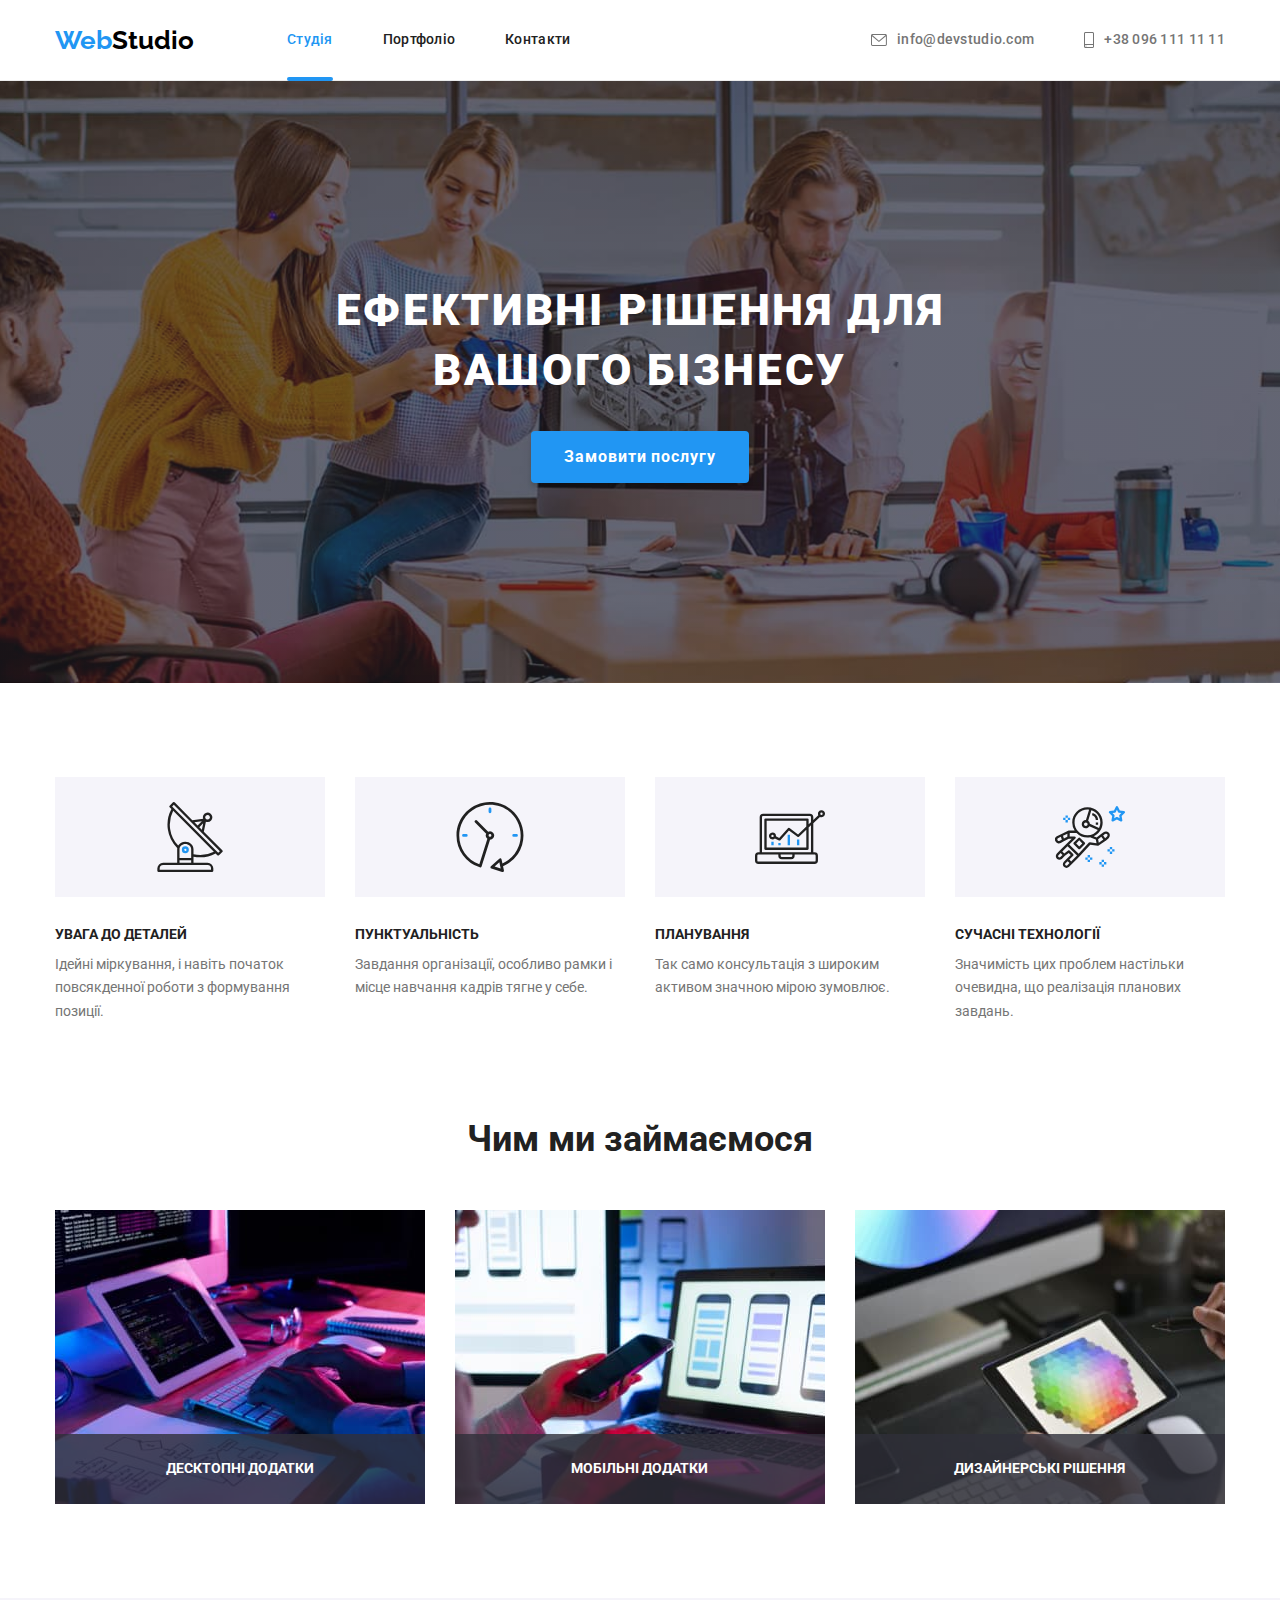
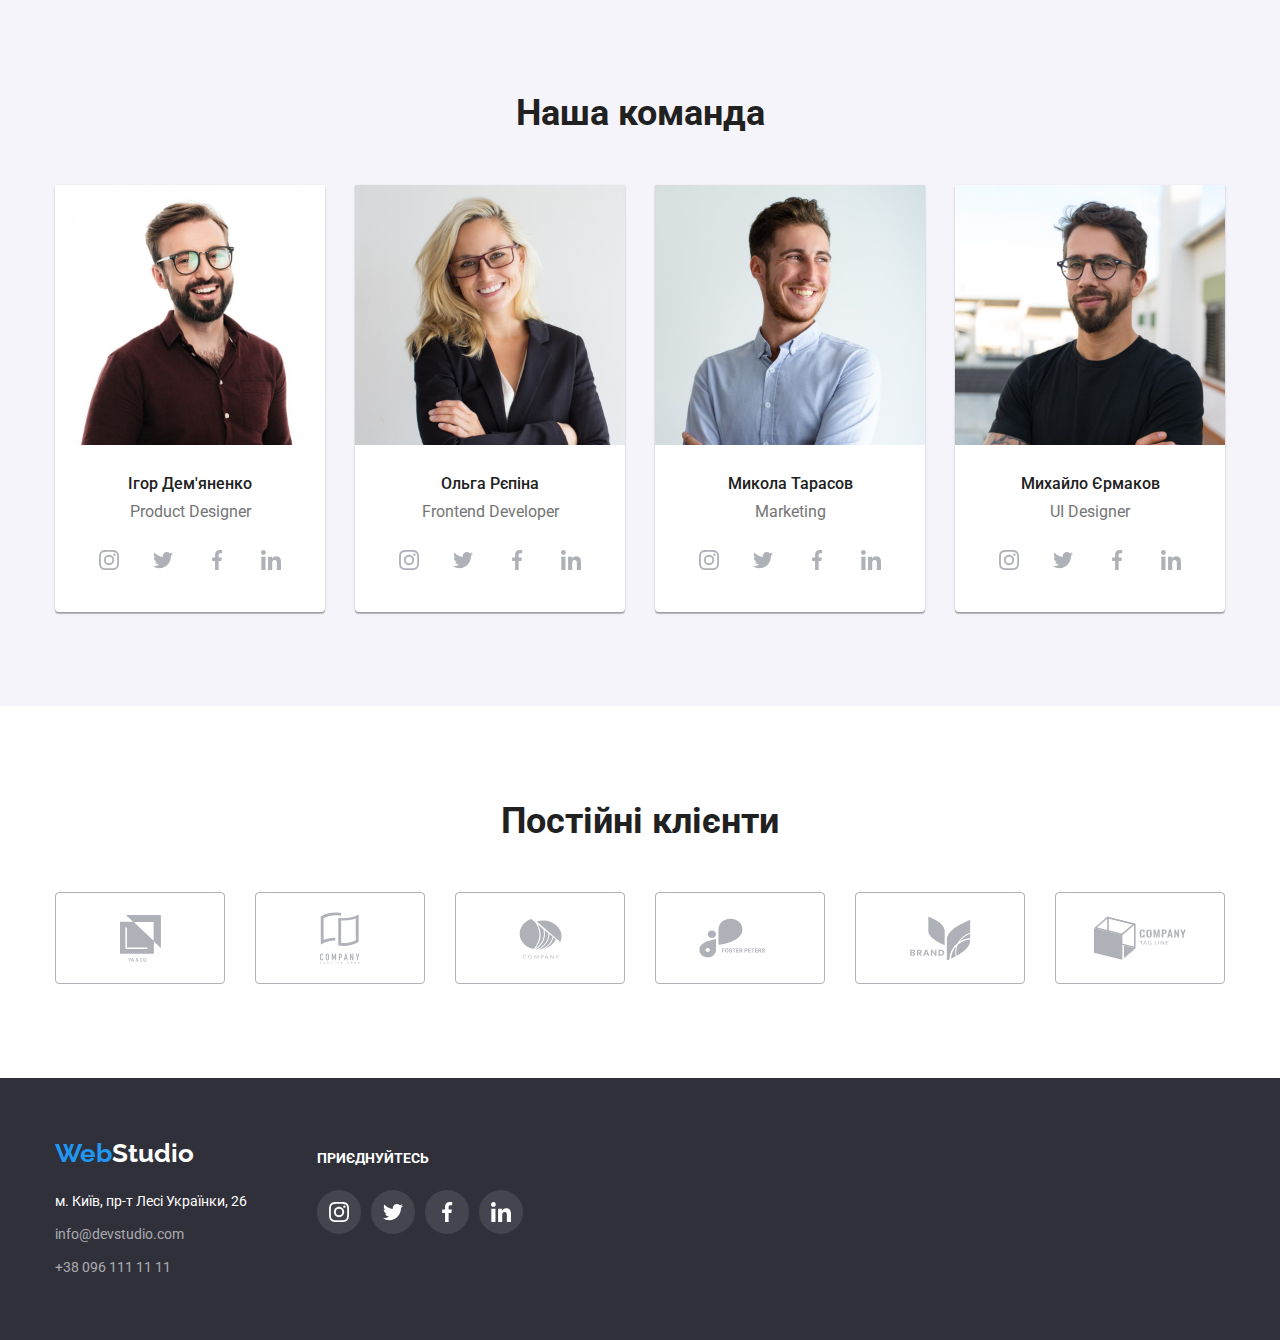
<file: index.html>
<!DOCTYPE html>
<html lang="uk">
  <head>
    <meta charset="UTF-8" />
    <meta http-equiv="X-UA-Compatible" content="IE=edge" />
    <meta name="viewport" content="width=device-width, initial-scale=1.0" />
    <title>Веб Студія</title>
    <link rel="preconnect" href="https://fonts.googleapis.com" />
    <link rel="preconnect" href="https://fonts.gstatic.com" crossorigin />
    <link
      href="https://fonts.googleapis.com/css2?family=Raleway:wght@700&family=Roboto:wght@400;500;700;900&display=swap"
      rel="stylesheet"
    />
    <link
      rel="stylesheet"
      href="https://cdnjs.cloudflare.com/ajax/libs/modern-normalize/1.1.0/modern-normalize.css"
      integrity="sha512-Y0MM+V6ymRKN2zStTqzQ227DWhhp4Mzdo6gnlRnuaNCbc+YN/ZH0sBCLTM4M0oSy9c9VKiCvd4Jk44aCLrNS5Q=="
      crossorigin="anonymous"
      referrerpolicy="no-referrer"
    />
    <link rel="stylesheet" href="./css/styles.css" />
  </head>
  <body>
    <!-- Шапка -->
    <header class="header">
      <div class="container nav-flex">
        <nav class="header-nav">
          <!-- Лого -->
          <a class="logo link" href="./index.html">
            Web<span class="logo-black">Studio</span>
          </a>
          <!-- Навигация -->
          <ul class="header-nav-list list">
            <li class="header-nav-item">
              <a class="header-nav-link link current" href="./index.html"
                >Студія</a
              >
            </li>

            <li class="header-nav-item">
              <a class="header-nav-link link" href="./portfolio.html"
                >Портфоліо</a
              >
            </li>

            <li class="header-nav-item">
              <a class="header-nav-link link" href="./index.html">Контакти</a>
            </li>
          </ul>
        </nav>
        <!-- Контакты -->
        <ul class="header-contact-list list">
          <li class="header-contact-item">
            <a
              class="header-contact-link link"
              href="mailto:info@devstudio.com"
            >
              <svg class="contact-icon" width="16" height="12">
                <use href="./images/iconsprite.svg#icon-mail"></use>
              </svg>
              info@devstudio.com</a
            >
          </li>
          <li class="header-contact-item">
            <a class="header-contact-link link" href="tel:+380961111111">
              <svg class="contact-icon" width="10" height="16">
                <use href="./images/iconsprite.svg#icon-smartphone"></use>
              </svg>
              +38 096 111 11 11</a
            >
          </li>
        </ul>
      </div>
    </header>

    <!-- Основной контент -->
    <main>
      <!-- Банер -->
      <section class="hero">
        <h1 class="hero-title">Ефективні рішення для вашого бізнесу</h1>
        <button class="hero-btn" type="button" data-modal-open>Замовити послугу</button>
      </section>

      <!-- Список приеимуществ -->
      <section class="features">
        <div class="container">
          <h2 class="hidden-title">Особливості</h2>
          <ul class="features-list list">
            <li class="features-item">
              <div class="features-icon-fon">
                <svg class="features-icon" width="70" height="70">
                  <use href="./images/iconsprite.svg#icon-antenna"></use>
                </svg>
              </div>

              <h3 class="features-title">увага до деталей</h3>
              <p class="features-text">
                Ідейні міркування, і навіть початок повсякденної роботи з
                формування позиції.
              </p>
            </li>
            <li class="features-item">
              <div class="features-icon-fon">
                <svg class="features-icon" width="70" height="70">
                  <use href="./images/iconsprite.svg#icon-clock"></use>
                </svg>
              </div>

              <h3 class="features-title">пунктуальність</h3>
              <p class="features-text">
                Завдання організації, особливо рамки і місце навчання кадрів
                тягне у себе.
              </p>
            </li>
            <li class="features-item">
              <div class="features-icon-fon">
                <svg class="features-icon" width="70" height="70">
                  <use href="./images/iconsprite.svg#icon-diagram"></use>
                </svg>
              </div>

              <h3 class="features-title">планування</h3>
              <p class="features-text">
                Так само консультація з широким активом значною мірою зумовлює.
              </p>
            </li>
            <li class="features-item">
              <div class="features-icon-fon">
                <svg class="features-icon" width="70" height="70">
                  <use href="./images/iconsprite.svg#icon-astronaut"></use>
                </svg>
              </div>

              <h3 class="features-title">сучасні технології</h3>
              <p class="features-text">
                Значимість цих проблем настільки очевидна, що реалізація
                планових завдань.
              </p>
            </li>
          </ul>
        </div>
      </section>

      <!-- Список занятий -->
      <section class="work-section">
        <div class="container">
          <h2 class="section-title">Чим ми займаємося</h2>
          <ul class="work-list list">
            <li class="work-item">
              <img
                src="./images/box1.jpeg"
                alt="Процес написання коду"
                width="370"
              />
              <p class="work-text">Десктопні додатки</p>
            </li>
            <li class="work-item">
              <img
                src="./images/box2.jpeg"
                alt="Створення та дизайн додатків"
                width="370"
              />
              <p class="work-text">Мобільні додатки</p>
            </li>
            <li class="work-item">
              <img
                src="./images/box3.jpeg"
                alt="Підбір колорістики"
                width="370"
              />
              <p class="work-text">Дизайнерські рішення</p>
            </li>
          </ul>
        </div>
      </section>

      <!-- Наша команда -->
      <section class="team-section">
        <div class="container">
          <h2 class="section-title">Наша команда</h2>
          <ul class="team-list list">
            <li class="team-item">
              <img src="./images/igor.jpeg" alt="Ігор" width="270" />
              <div class="team-workers">
                <h3 class="team-worker">Ігор Дем'яненко</h3>
                <p class="team-profession" lang="en">Product Designer</p>

                <ul class="team-social-list list">
                  <li class="team-social-item">
                    <a href="" class="team-social-link link">
                      <svg class="team-social-icon" width="20" height="20">
                        <use
                          href="./images/iconsprite.svg#icon-instagram"
                        ></use>
                      </svg>
                    </a>
                  </li>

                  <li class="team-social-item">
                    <a href="" class="team-social-link link">
                      <svg class="team-social-icon" width="20" height="20">
                        <use href="./images/iconsprite.svg#icon-twitter"></use>
                      </svg>
                    </a>
                  </li>

                  <li class="team-social-item">
                    <a href="" class="team-social-link link">
                      <svg class="team-social-icon" width="20" height="20">
                        <use href="./images/iconsprite.svg#icon-facebook"></use>
                      </svg>
                    </a>
                  </li>

                  <li class="team-social-item">
                    <a href="" class="team-social-link link">
                      <svg class="team-social-icon" width="20" height="20">
                        <use href="./images/iconsprite.svg#icon-linkedin"></use>
                      </svg>
                    </a>
                  </li>
                </ul>
              </div>
            </li>
            <li class="team-item">
              <img src="./images/olya.jpeg" alt="Ольга" width="270" />
              <div class="team-workers">
                <h3 class="team-worker">Ольга Рєпіна</h3>
                <p class="team-profession" lang="en">Frontend Developer</p>

                <ul class="team-social-list list">
                  <li class="team-social-item">
                    <a href="" class="team-social-link link">
                      <svg class="team-social-icon" width="20" height="20">
                        <use
                          href="./images/iconsprite.svg#icon-instagram"
                        ></use>
                      </svg>
                    </a>
                  </li>

                  <li class="team-social-item">
                    <a href="" class="team-social-link link">
                      <svg class="team-social-icon" width="20" height="20">
                        <use href="./images/iconsprite.svg#icon-twitter"></use>
                      </svg>
                    </a>
                  </li>

                  <li class="team-social-item">
                    <a href="" class="team-social-link link">
                      <svg class="team-social-icon" width="20" height="20">
                        <use href="./images/iconsprite.svg#icon-facebook"></use>
                      </svg>
                    </a>
                  </li>

                  <li class="team-social-item">
                    <a href="" class="team-social-link link">
                      <svg class="team-social-icon" width="20" height="20">
                        <use href="./images/iconsprite.svg#icon-linkedin"></use>
                      </svg>
                    </a>
                  </li>
                </ul>
              </div>
            </li>
            <li class="team-item">
              <img src="./images/kolya.jpeg" alt="Микола" width="270" />
              <div class="team-workers">
                <h3 class="team-worker">Микола Тарасов</h3>
                <p class="team-profession" lang="en">Marketing</p>

                <ul class="team-social-list list">
                  <li class="team-social-item">
                    <a href="" class="team-social-link link">
                      <svg class="team-social-icon" width="20" height="20">
                        <use
                          href="./images/iconsprite.svg#icon-instagram"
                        ></use>
                      </svg>
                    </a>
                  </li>

                  <li class="team-social-item">
                    <a href="" class="team-social-link link">
                      <svg class="team-social-icon" width="20" height="20">
                        <use href="./images/iconsprite.svg#icon-twitter"></use>
                      </svg>
                    </a>
                  </li>

                  <li class="team-social-item">
                    <a href="" class="team-social-link link">
                      <svg class="team-social-icon" width="20" height="20">
                        <use href="./images/iconsprite.svg#icon-facebook"></use>
                      </svg>
                    </a>
                  </li>

                  <li class="team-social-item">
                    <a href="" class="team-social-link link">
                      <svg class="team-social-icon" width="20" height="20">
                        <use href="./images/iconsprite.svg#icon-linkedin"></use>
                      </svg>
                    </a>
                  </li>
                </ul>
              </div>
            </li>
            <li class="team-item">
              <img src="./images/misha.jpeg" alt="Михайло" width="270" />
              <div class="team-workers">
                <h3 class="team-worker">Михайло Єрмаков</h3>
                <p class="team-profession" lang="en">UI Designer</p>

                <ul class="team-social-list list">
                  <li class="team-social-item">
                    <a href="" class="team-social-link link">
                      <svg class="team-social-icon" width="20" height="20">
                        <use
                          href="./images/iconsprite.svg#icon-instagram"
                        ></use>
                      </svg>
                    </a>
                  </li>

                  <li class="team-social-item">
                    <a href="" class="team-social-link link">
                      <svg class="team-social-icon" width="20" height="20">
                        <use href="./images/iconsprite.svg#icon-twitter"></use>
                      </svg>
                    </a>
                  </li>

                  <li class="team-social-item">
                    <a href="" class="team-social-link link">
                      <svg class="team-social-icon" width="20" height="20">
                        <use href="./images/iconsprite.svg#icon-facebook"></use>
                      </svg>
                    </a>
                  </li>

                  <li class="team-social-item">
                    <a href="" class="team-social-link link">
                      <svg class="team-social-icon" width="20" height="20">
                        <use href="./images/iconsprite.svg#icon-linkedin"></use>
                      </svg>
                    </a>
                  </li>
                </ul>
              </div>
            </li>
          </ul>
        </div>
      </section>

      <!-- Клиенты -->
      <section class="client-section">
        <div class="container">
          <h2 class="client-title">Постійні клієнти</h2>
          <ul class="client-list list">
            <li class="client-item">
              <a class="client-link link" href="">
                <svg class="client-icon" width="41" height="47">
                  <use href="./images/iconsprite.svg#icon-client1"></use>
                </svg>
              </a>
            </li>

            <li class="client-item">
              <a class="client-link link" href="">
                <svg class="client-icon" width="40" height="52">
                  <use href="./images/iconsprite.svg#icon-client2"></use>
                </svg>
              </a>
            </li>

            <li class="client-item">
              <a class="client-link link" href="">
                <svg class="client-icon" width="43" height="41">
                  <use href="./images/iconsprite.svg#icon-client3"></use>
                </svg>
              </a>
            </li>

            <li class="client-item">
              <a class="client-link link" href="">
                <svg class="client-icon" width="84" height="40">
                  <use href="./images/iconsprite.svg#icon-client4"></use>
                </svg>
              </a>
            </li>

            <li class="client-item">
              <a class="client-link link" href="">
                <svg class="client-icon" width="63" height="45">
                  <use href="./images/iconsprite.svg#icon-client5"></use>
                </svg>
              </a>
            </li>

            <li class="client-item">
              <a class="client-link link" href="">
                <svg class="client-icon" width="94" height="44">
                  <use href="./images/iconsprite.svg#icon-client6"></use>
                </svg>
              </a>
            </li>
          </ul>
        </div>
      </section>
    </main>

    <!-- Подвал -->
    <footer class="footer">
      <div class="container">
        <div class="footer-flex">
          <div class="footer-contacts-flex">
            <a class="logo link" href="./index.html">
              Web<span class="logo-white">Studio</span>
            </a>
            <!-- Контакты -->
            <address class="footer-contacts">
              <ul class="footer-contact-list list">
                <li class="footer-contact-item">
                  <a
                    class="footer-contact-link address link"
                    href="https://goo.gl/maps/vBp6YSZijUW81bZh8 "
                    target="_blank"
                    rel="noreferrer noopener"
                    >м. Київ, пр-т Лесі Українки, 26</a
                  >
                </li>
                <li class="footer-contact-item">
                  <a
                    class="footer-contact-link link"
                    href="mailto:info@devstudio.com"
                    >info@devstudio.com</a
                  >
                </li>
                <li class="footer-contact-item">
                  <a class="footer-contact-link link" href="tel:+380961111111"
                    >+38 096 111 11 11</a
                  >
                </li>
              </ul>
            </address>
          </div>

          <div class="footer-social-flex">
            <p class="footer-social-text">приєднуйтесь</p>
            <ul class="footer-social-list list">
              <li class="footer-social-item">
                <a class="footer-social-link" href="">
                  <svg class="footer-social-icon" width="20" height="20">
                    <use href="./images/iconsprite.svg#icon-instagram"></use>
                  </svg>
                </a>
              </li>

              <li class="footer-social-item">
                <a class="footer-social-link" href="">
                  <svg class="footer-social-icon" width="20" height="20">
                    <use href="./images/iconsprite.svg#icon-twitter"></use>
                  </svg>
                </a>
              </li>

              <li class="footer-social-item">
                <a class="footer-social-link" href="">
                  <svg class="footer-social-icon" width="20" height="20">
                    <use href="./images/iconsprite.svg#icon-facebook"></use>
                  </svg>
                </a>
              </li>

              <li class="footer-social-item">
                <a class="footer-social-link" href="">
                  <svg class="footer-social-icon" width="20" height="20">
                    <use href="./images/iconsprite.svg#icon-linkedin"></use>
                  </svg>
                </a>
              </li>
            </ul>
          </div>
        </div>
      </div>
    </footer>

    <div class="backdrop is-hidden" data-modal>
      <div class="modal">
          <button type="button" class="close-btn" data-modal-close>
            <svg class="" width="11" height="11">
              <use href="./images/iconsprite.svg#icon-cross"></use>
            </svg>
          </button>
      </div>
    </div>
    <script src="./js/modal.js"></script>
  </body>
</html>
</file>
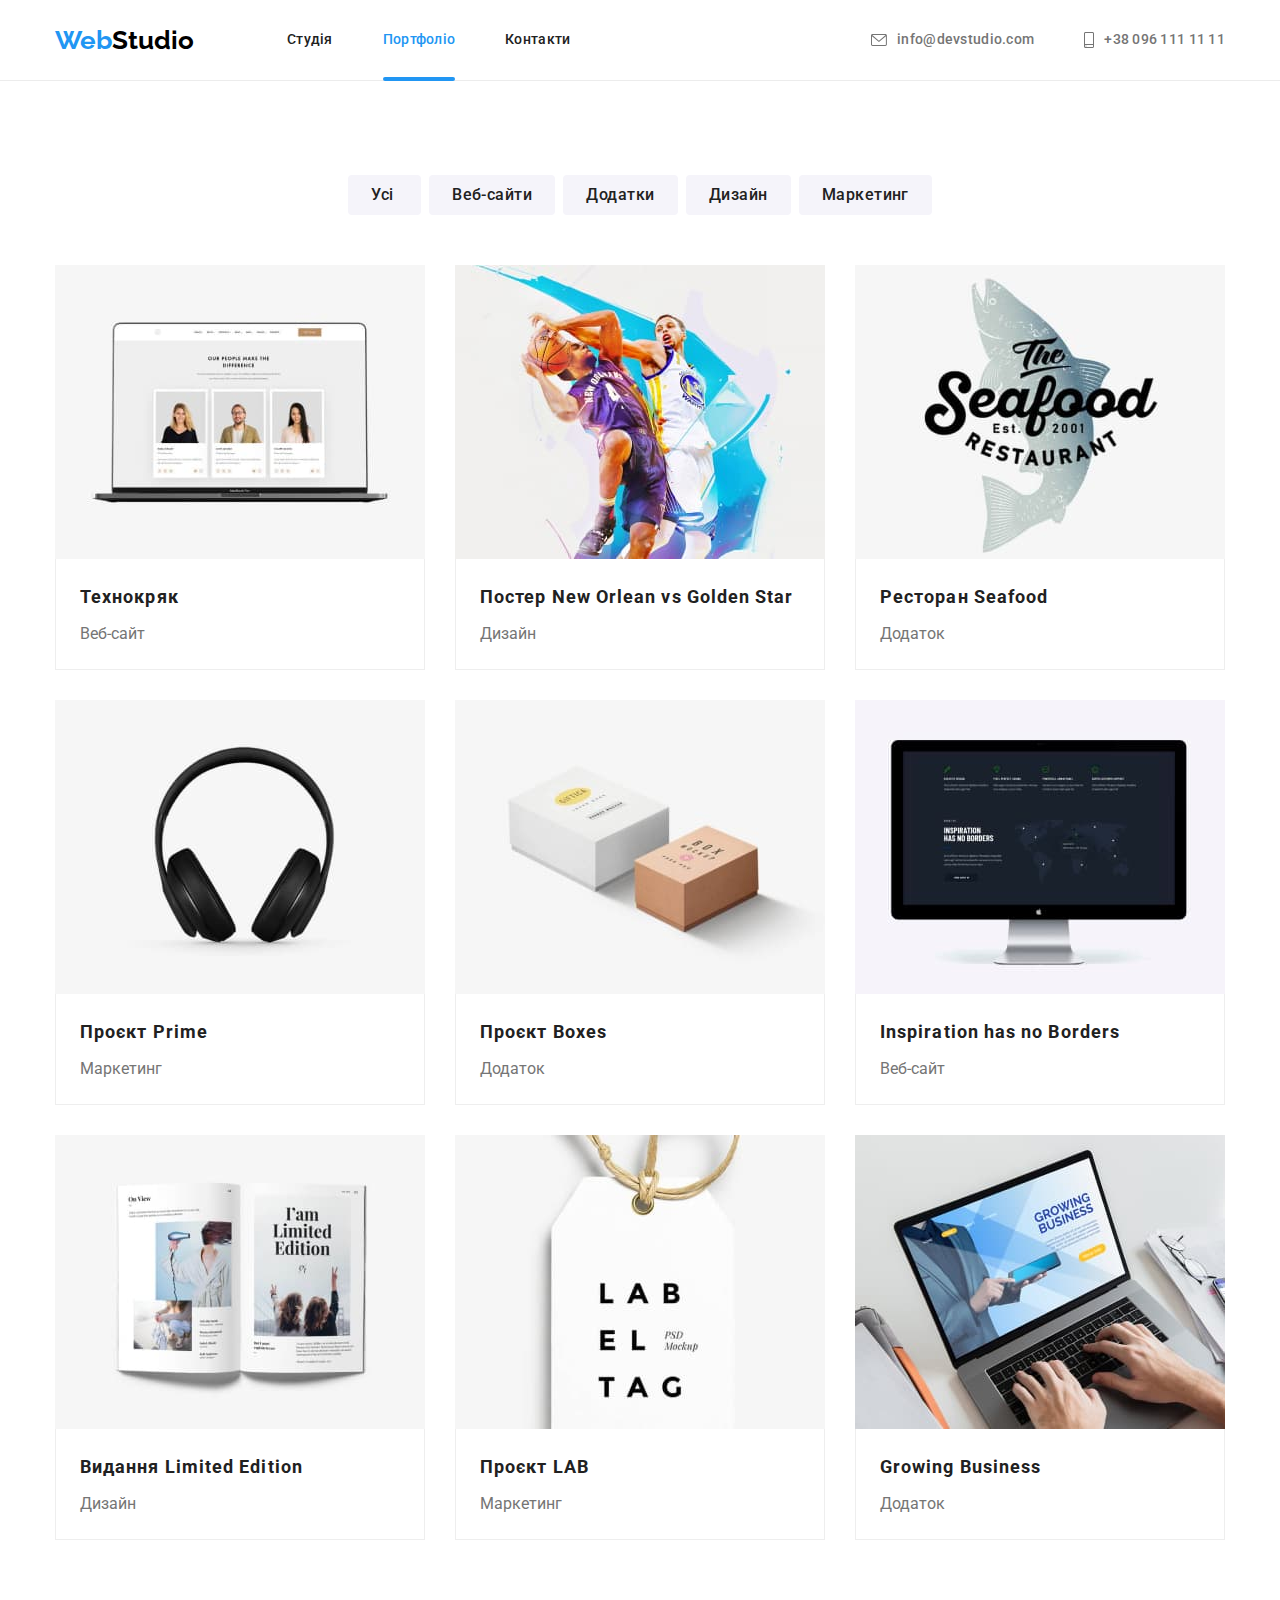
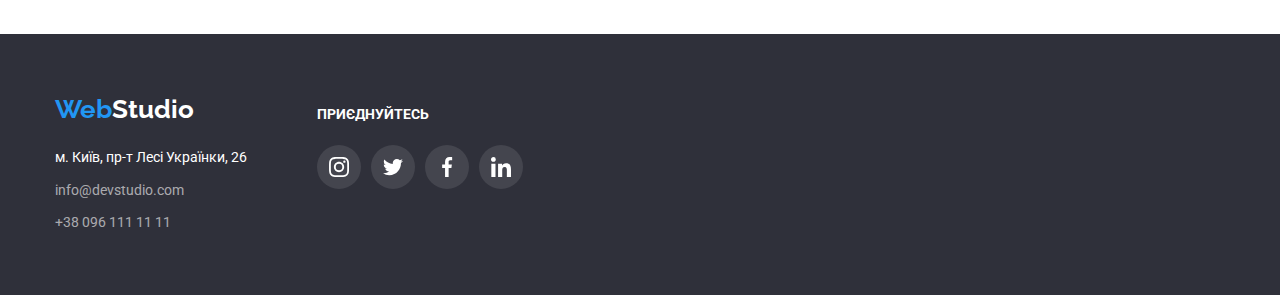
<file: portfolio.html>
<!DOCTYPE html>
<html lang="uk">
  <head>
    <meta charset="UTF-8">
    <meta http-equiv="X-UA-Compatible" content="IE=edge">
    <meta name="viewport" content="width=device-width, initial-scale=1.0">
    <title>Веб Студія</title>
    <link rel="preconnect" href="https://fonts.googleapis.com">
    <link rel="preconnect" href="https://fonts.gstatic.com" crossorigin>
    <link href="https://fonts.googleapis.com/css2?family=Raleway:wght@700&family=Roboto:wght@400;500;700;900&display=swap" rel="stylesheet">
    <link rel="stylesheet" href="https://cdnjs.cloudflare.com/ajax/libs/modern-normalize/1.1.0/modern-normalize.css" integrity="sha512-Y0MM+V6ymRKN2zStTqzQ227DWhhp4Mzdo6gnlRnuaNCbc+YN/ZH0sBCLTM4M0oSy9c9VKiCvd4Jk44aCLrNS5Q==" crossorigin="anonymous" referrerpolicy="no-referrer" />
    <link rel="stylesheet" href="./css/styles.css">
  </head>
  <body>

    <!-- Шапка -->
    <header class="header">
      <div class="container nav-flex">
        <nav class="header-nav">
          <!-- Лого -->
          <a class="logo link" href="./index.html">
            Web<span class="logo-black">Studio</span>
          </a>
          <!-- Навигация -->
          <ul class="header-nav-list list">
            <li class="header-nav-item">
              <a class="header-nav-link link" href="./index.html">Студія</a>
            </li>
            <li class="header-nav-item">
              <a class="header-nav-link link current" href="./portfolio.html">Портфоліо</a>
            </li>
            <li class="header-nav-item">
              <a class="header-nav-link link" href="./index.html">Контакти</a>
            </li>
          </ul>
        </nav>
        <!-- Контакты -->
        <ul class="header-contact-list list">
          <li class="header-contact-item">
            <a class="header-contact-link link"      href="mailto:info@devstudio.com">
              <svg class="contact-icon" width="16" height="12">
                <use href="./images/iconsprite.svg#icon-mail"></use>
              </svg>
              info@devstudio.com
            </a>
          </li>
          <li class="header-contact-item">
            <a class="header-contact-link link" href="tel:+380961111111">
            <svg class="contact-icon" width="10"    height="16">
              <use href="./images/iconsprite.svg#icon-smartphone"></use>
            </svg>
            +38 096 111 11 11</a>
          </li>
        </ul>
      </div>
    </header>

    <!-- Примеры работ -->
    <main>
      <section class="portfolio-section">
        <div class="container">
          <h1 hidden>Приклади робіт</h1>
          <ul class="portfolio-btn-list list">
            <li class="portfolio-btn-item">
              <button class="portfolio-btn" type="button">Усі</button>
            </li>
            <li class="portfolio-btn-item">
              <button class="portfolio-btn" type="button">Веб-сайти</button>
            </li>
            <li class="portfolio-btn-item">
              <button class="portfolio-btn" type="button">Додатки</button>
            </li>
            <li class="portfolio-btn-item">
              <button class="portfolio-btn" type="button">Дизайн</button>
            </li>
            <li class="portfolio-btn-item">
              <button class="portfolio-btn" type="button">Маркетинг</button>
            </li>
          </ul>
        </div>
      

      <!-- Портфолио примеров работ -->
      <div class="container">
        <ul class="portfolio-list list">
          <li class="portfolio-item">
            <a class="link" href="">
              <div class="portfolio-description">
                <img src="./images/websait.jpeg" alt="вебсайт" width="370">
                <div class="portfolio-overlay">
                  <p class="portfolio-description-text">
                    Ресурс пропонує комплексні пропозиції з різним рівнем функціоналу та сервісів. Все це дозволить відвідувачу отримати вичерпні відомості про компанію чи приватну особу.
                  </p>
                </div>
              </div>
              <div class="portfolio-border">
                <h2 class="portfolio-list-title">Технокряк</h2>
                <p class="portfolio-list-text">Веб-сайт</p> 
              </div>
            </a>
          </li>
          <li class="portfolio-item">
            <a class="link" href="">
              <div class="portfolio-description">
                <img src="./images/basketsport.jpeg" alt="постер" width="370">
                <div class="portfolio-overlay">
                  <p class="portfolio-description-text">
                    Ресурс пропонує комплексні пропозиції з різним рівнем функціоналу та сервісів. Все це дозволить відвідувачу отримати вичерпні відомості про компанію чи приватну особу.
                  </p>
                </div>
              </div>
              <div class="portfolio-border">
                <h2 class="portfolio-list-title">Постер New Orlean vs Golden Star</h2>
                <p class="portfolio-list-text">Дизайн</p>
              </div>
            </a>
          </li>
          <li class="portfolio-item">
            <a class="link" href="">
              <div class="portfolio-description">
                <img src="./images/seafood.jpeg" alt="додаток ресторан" width="370">
                <div class="portfolio-overlay">
                  <p class="portfolio-description-text">
                    Ресурс пропонує комплексні пропозиції з різним рівнем функціоналу та сервісів. Все це дозволить відвідувачу отримати вичерпні відомості про компанію чи приватну особу.
                  </p>
                </div>
              </div>
              <div class="portfolio-border">
                <h2 class="portfolio-list-title">Ресторан Seafood</h2>
                <p class="portfolio-list-text">Додаток</p>
              </div>
            </a>
          </li>
          <li class="portfolio-item">
            <a class="link" href="">
              <div class="portfolio-description">
                <img src="./images/headphones.jpeg" alt="навушники" width="370">
                <div class="portfolio-overlay">
                  <p class="portfolio-description-text">
                    Ресурс пропонує комплексні пропозиції з різним рівнем функціоналу та сервісів. Все це дозволить відвідувачу отримати вичерпні відомості про компанію чи приватну особу.
                  </p>
                </div>
              </div>
              <div class="portfolio-border">
                <h2 class="portfolio-list-title">Проєкт Prime</h2>
                <p class="portfolio-list-text">Маркетинг</p>
              </div>
            </a>
          </li>
          <li class="portfolio-item">
            <a class="link" href="">
              <div class="portfolio-description">
                <img src="./images/box.jpeg" alt="коробки" width="370">
                <div class="portfolio-overlay">
                  <p class="portfolio-description-text">
                    Ресурс пропонує комплексні пропозиції з різним рівнем функціоналу та сервісів. Все це дозволить відвідувачу отримати вичерпні відомості про компанію чи приватну особу.
                  </p>
                </div>
              </div>
              <div class="portfolio-border">
                <h2 class="portfolio-list-title">Проєкт Boxes</h2>
                <p class="portfolio-list-text">Додаток</p>
              </div>
            </a>
          </li>
          <li class="portfolio-item">
            <a class="link" href="">
              <div class="portfolio-description">
                <img src="./images/mac.jpeg" alt="макентош" width="370">
                <div class="portfolio-overlay">
                  <p class="portfolio-description-text">
                    Ресурс пропонує комплексні пропозиції з різним рівнем функціоналу та сервісів. Все це дозволить відвідувачу отримати вичерпні відомості про компанію чи приватну особу.
                  </p>
                </div>
              </div>
              <div class="portfolio-border">
                <h2 class="portfolio-list-title">Inspiration has no Borders</h2>
                <p class="portfolio-list-text">Веб-сайт</p>
              </div>
            </a>
          </li>
          <li class="portfolio-item">
            <a class="link" href="">
              <div class="portfolio-description">
                <img src="./images/book.jpeg" alt="книга" width="370">
                <div class="portfolio-overlay">
                  <p class="portfolio-description-text">
                    Ресурс пропонує комплексні пропозиції з різним рівнем функціоналу та сервісів. Все це дозволить відвідувачу отримати вичерпні відомості про компанію чи приватну особу.
                  </p>
                </div>
              </div>
              <div class="portfolio-border">
                <h2 class="portfolio-list-title"> Видання Limited Edition</h2>
                <p class="portfolio-list-text">Дизайн</p>
              </div>
            </a>
          </li>
          <li class="portfolio-item">
            <a class="link" href="">
              <div class="portfolio-description">
                <img src="./images/lab.jpeg" alt="лейба" width="370">
                <div class="portfolio-overlay">
                  <p class="portfolio-description-text">
                    Ресурс пропонує комплексні пропозиції з різним рівнем функціоналу та сервісів. Все це дозволить відвідувачу отримати вичерпні відомості про компанію чи приватну особу.
                  </p>
                </div>
              </div>
              <div class="portfolio-border">
                <h2 class="portfolio-list-title">Проєкт LAB</h2>
                <p class="portfolio-list-text">Маркетинг</p>
              </div>
            </a>
          </li>
          <li class="portfolio-item border">
            <a class="link" href="">
              <div class="portfolio-description">
                <img src="./images/macpro.jpeg" alt="макбук" width="370">
                <div class="portfolio-overlay">
                  <p class="portfolio-description-text">
                    Ресурс пропонує комплексні пропозиції з різним рівнем функціоналу та сервісів. Все це дозволить відвідувачу отримати вичерпні відомості про компанію чи приватну особу.
                  </p>
                </div>
              </div>
              <div class="portfolio-border">
                <h2 class="portfolio-list-title">Growing Business</h2>
                <p class="portfolio-list-text">Додаток</p>
              </div>
            </a>
          </li>
        </ul>
      </div>
      
      </section>
    </main>
    <!-- Подвал -->
    <footer class="footer">
      <div class="container">
        <div class="footer-flex">
          <div class="footer-contacts-flex">
            <a class="logo link" href="./index.html">
              Web<span class="logo-white">Studio</span>
            </a>
            <!-- Контакты -->
            <address class="footer-contacts">
              <ul class="footer-contact-list list">
                <li class="footer-contact-item">
                  <a
                    class="footer-contact-link address link"
                    href="https://goo.gl/maps/vBp6YSZijUW81bZh8 "
                    target="_blank"
                    rel="noreferrer noopener"
                    >м. Київ, пр-т Лесі Українки, 26</a
                  >
                </li>
                <li class="footer-contact-item">
                  <a
                    class="footer-contact-link link"
                    href="mailto:info@devstudio.com"
                    >info@devstudio.com</a
                  >
                </li>
                <li class="footer-contact-item">
                  <a class="footer-contact-link link" href="tel:+380961111111"
                    >+38 096 111 11 11</a
                  >
                </li>
              </ul>
            </address>
          </div>

          <div class="footer-social-flex">
            <p class="footer-social-text">приєднуйтесь</p>
            <ul class="footer-social-list list">
              <li class="footer-social-item">
                <a class="footer-social-link" href="">
                  <svg class="footer-social-icon" width="20" height="20">
                    <use href="./images/iconsprite.svg#icon-instagram"></use>
                  </svg>
                </a>
              </li>

              <li class="footer-social-item">
                <a class="footer-social-link" href="">
                  <svg class="footer-social-icon" width="20" height="20">
                    <use href="./images/iconsprite.svg#icon-twitter"></use>
                  </svg>
                </a>
              </li>

              <li class="footer-social-item">
                <a class="footer-social-link" href="">
                  <svg class="footer-social-icon" width="20" height="20">
                    <use href="./images/iconsprite.svg#icon-facebook"></use>
                  </svg>
                </a>
              </li>

              <li class="footer-social-item">
                <a class="footer-social-link" href="">
                  <svg class="footer-social-icon" width="20" height="20">
                    <use href="./images/iconsprite.svg#icon-linkedin"></use>
                  </svg>
                </a>
              </li>
            </ul>
          </div>
        </div>
      </div>
    </footer>
  </body>
</html>
</file>
<file: css/styles.css>
:root {
  --primary-text-color: #212121;
  --secondary-text-color: #757575;
  --accent-color: #2196f3;
  --black-logo-color: #000000;
  --footer-text-color: rgba(255, 255, 255, 0.6);
  --white-back-text-color: #ffffff;
  --hero-background-color: #2f303a;
  --team-background-color: #f5f4fa;
}

*,
*::before,
*::after {
  box-sizing: border-box;
}

body {
  color:var(--primary-text-color);
  background-color: var(--white-back-text-color);
  font-family: 'Roboto', sans-serif;
  font-size: 14px;
  line-height: 1.71;
}

/* ~~~~~~~~~Убираем точки списков~~~~~~~~ */
.list {
  list-style: none;
}

/* ~~~~~~~~Убираем подчеркивание ссылок~~~~~~~~ */
.link {
  text-decoration: none;
}

/* ~~~~~глобальный сброс margin, padding~~~~~ */
h1,
h2,
h3,
p,
ul {
  margin: 0;
  padding: 0;
}

.container {
  width: 1200px;
  margin-left: auto;
  margin-right: auto;
  padding-left: 15px;
  padding-right: 15px;
  /* outline: 2px solid red; */
}

img {
  display: block;
}

/* Прячемо заголовок */
.hidden-title {
	position: absolute;
	width: 1px;
	height: 1px;
	margin: -1px;
	border: 0;
	padding: 0;
	white-space: nowrap;
	clip-path: inset(100%);
	clip: rect(0 0 0 0);
	overflow: hidden;
}

 
/* ~~~~~~~ШАПКА~~~~~~~ */
.logo {
  font-family: 'Raleway', sans-serif;
  font-weight: 700;
  font-size: 26px;
  line-height: 1.19;
  align-items: center;
  text-align: center;
  color: var(--accent-color)
}

.logo-black {
  color: var(--black-logo-color);
}

.header {
  border-bottom: 1px solid #ECECEC;
}

.nav-flex {
  display: flex;
  align-items: center;
}

.header-nav {
  display: flex;
  align-items: center;
}

.header-nav-list {
  display: flex;
  margin-left: 93px;
  gap: 50px;
}

/* .header-nav-item {
  width: calc((100% - 100px) / 3); */

/* .header-nav-item:not(:last-child) {
  margin-right: 50px;
} */

.header-nav-link {
  display: block;
  padding-bottom: 32px;
  padding-top: 32px;

  font-weight: 500;
  line-height: 1.14;
  letter-spacing: 0.02em;
  position: relative;
  transition: color 250ms cubic-bezier(0.4, 0, 0.2, 1);
  color: var(--primary-text-color);
}

.header-contact-list {
display: flex;
margin-left: auto;
}

.header-contact-item + .header-contact-item{
  margin-left: 50px;
}

.header-contact-link {
  display: inline-flex;
  padding: 32px 0px 32px;
  align-items: center;
  
  font-weight: 500;
  line-height: 1.14;
  letter-spacing: 0.02em;
  transition: color 250ms cubic-bezier(0.4, 0, 0.2, 1);
  color: var(--secondary-text-color);
}

.contact-icon {
  margin-right: 10px;
  fill: currentColor;
}

.header-contact-link:focus .contact-icon,
.header-contact-link:hover .contact-icon {
  fill: var(--accent-color);
}



.header-nav-link:hover,
.header-nav-link:focus,
.header-contact-link:hover,
.header-contact-link:focus {
  color: var(--accent-color);
  
}

.header-nav-link.current {
  color: var(--accent-color);
}

.header-nav-link.current::after { 
  position: absolute;
  display: block;
  content: '';
  width: 100%;
  height: 4px;
  border-radius: 2px;
  bottom: -1px;
  background-color:var(--accent-color)
}

/* ~~~~~~~~ГЕРОЙ~~~~~~~~~ */
.hero {
  padding-top: 200px;
  padding-bottom: 200px;
  text-align: center;
  max-width: 1600px;
  min-height: 600px;
  margin-left: auto;
  margin-right: auto;
  background-image: linear-gradient(
    to right,
    rgba(47, 48, 58, 0.4),
    rgba(47, 48, 58, 0.4)
    ),
    url(../images/fon-hero.jpeg);
  background-repeat: no-repeat;
  background-position: center;
  background-size: cover;
  background-color: var(--hero-background-color);
}

.hero-title {
  margin-bottom: 30px;
  margin-left: auto;
  margin-right: auto;
  max-width: 696px;

  font-weight: 900;
  font-size: 44px;
  line-height: 1.36;
  text-align: center;
  letter-spacing: 0.06em;
  text-transform: uppercase;
  color: var(--white-back-text-color);
}

.hero-btn {
  display: inline-block;
  min-width: 200px;
  padding: 10px 32px;
  border: 1px solid transparent;
  border-radius: 4px;
  box-shadow: 0px 4px 4px rgba(0, 0, 0, 0.15);
  align-items: center;
  text-align: center;
  cursor: pointer;
  font-weight: 700;
  font-size: 16px;
  line-height: 1.87;
  letter-spacing: 0.06em;
  transition: background-color 250ms cubic-bezier(0.4, 0, 0.2, 1),
    color 250ms cubic-bezier(0.4, 0, 0.2, 1);
  background-color: var(--accent-color);
  color: var(--white-back-text-color);
}

.hero-btn:hover,
.hero-btn:focus {
  background-color: var(--white-back-text-color);
  color: var(--accent-color);
}

/* ~~~~~~СПИСОК ПЕРЕВАГ~~~~~~ */
.features-list {
display: flex;
gap: 30px;
}

.features-item {
  width: calc((100% - 90px) / 4);
}

.features {
  padding-top: 94px;
  padding-bottom: 94px;
}

/* .features-item:not(:last-child):not(:last-child) {
  margin-right: 30px;
  max-width: 270px;
} */

.features-title {
  margin-bottom: 10px;
  font-size: 14px;
  line-height: 1.14;
  text-transform: uppercase;
}

.features-text {
  color: var(--secondary-text-color);
}

.features-icon-fon {
  display: flex;
  width: 270px;
  height: 120px;
  align-items: center;
  justify-content: center;
  flex-direction: column;
  margin-bottom: 30px;

  background-color: var(--team-background-color);
}

/* ~~~~~~~~СПИСОК ЗАНЯТЬ~~~~~~~~ */
.section-title {
  margin-bottom: 50px;
  text-align: center;
  font-size: 36px;
  line-height: 1.17;
  color: var(--primary-text-color);
}

.work-list {
  display: flex;
  gap: 30px;
}

.work-item {
  position: relative;
  width: calc((100% - 60px) / 3);
}

/* .work-item:not(:last-child) {
  margin-right: 30px;
} */

.work-section {
  padding-bottom: 94px;
}

.work-text {
  width: 100%;
  position: absolute;
  bottom: 0;
  left: 0;
  padding: 27px 0px;
  font-weight: bold;
  line-height: 1.14;
  text-align: center;
  text-transform: uppercase;
  color: var(--white-back-text-color);
  background-color: rgba(47, 48, 58, 0.8);
}

/* ~~~~~~~~НАША КОМАНДА~~~~~~~~ */
.team-section {
  padding-top: 94px;
  padding-bottom: 94px;
  background-color: var(--team-background-color);
}

.team-list {
  display: flex;
  gap: 30px;
}

.team-item {
  width: calc((100% - 90px) / 4);
}

/* .team-item:not(:last-child) {
  margin-right: 30px;
} */

.team-item {
  box-shadow: 0px 1px 3px rgba(0, 0, 0, 0.12), 0px 1px 1px rgba(0, 0, 0, 0.14),
    0px 2px 1px rgba(0, 0, 0, 0.2);
  border-radius: 0px 0px 4px 4px;
  background-color: var(--white-back-text-color)
}

.team-workers {
  padding: 30px 0px;
}

.team-worker {
  font-weight: 500;
  font-size: 16px;
  line-height: 1.18;
  text-align: center;
}

.team-profession {
margin-top: 10px;
font-size: 16px;
line-height: 1.18;
text-align: center;
color: var(--secondary-text-color)
}

.team-social-list {
  display: flex;
  padding: 0px 32px;
  margin-top: 16px;
  list-style: none;
  justify-content: space-between;
  align-items: center;
}

.team-social-item {
  width: 44px;
  height: 44px;
}

.team-social-link {
  display: flex;
  align-items: center;
  justify-content: center;
  width: 44px;
  height: 44px;
  border-radius: 50%;
  color: #afb1b8;
}

.team-social-icon {
  fill: currentColor;
}

.team-social-link:hover,
.team-social-link:focus {
  color: #ffffff;
  background-color: var(--accent-color);
}

/* ---------------КЛІЄНТИ---------------- */

.client-section {
  padding-top: 94px;
  padding-bottom: 94px;
}

.client-title {
  margin-bottom: 50px;
  font-size: 36px;
  line-height: 1.17;
  text-align: center;
}

.client-list {
  display: flex;
  gap: 30px;
}

.client-item {
  width: calc((100 - 150px) / 6);
  height: 92px;
}

.client-link {
  display: flex;
  align-items: center;
  justify-content: center;
  width: 170px;
  height: 92px;
  border: 1px solid #AFB1B8;
  border-radius: 4px;
  transition: border-color 250ms cubic-bezier(0.4, 0, 0.2, 1),
    color 250ms cubic-bezier(0.4, 0, 0.2, 1);
}

.client-link:hover,
.client-link:focus {
  color: var(--accent-color);
  border-color: var(--accent-color);
}

.client-link:hover .client-icon {
  fill: var(--accent-color);
  border-color: var(--accent-color);
}

.client-icon {
  fill: #AFB1B8;
}

.client-item:hover,
.client-item:focus {
  color: var(--accent-color);
  border-color: var(--accent-color);
}


/* ~~~~~~~~ПІДВАЛ~~~~~~~ */
.footer-contact-link {
  font-style: normal;
  line-height:1.71;
  transition: color 250ms cubic-bezier(0.4, 0, 0.2, 1);
  color: var(--footer-text-color)
}

.footer-contact-link.address {
  color: var(--white-back-text-color);
}

.footer-contact-link:hover,
.footer-contact-link:focus {
  color: var(--accent-color);
}

/* .footer-contact-link.address:hover,
.footer-contact-link.address:focus {
  color: var(--accent-color);
} */

.footer {
  padding-top: 60px;
  padding-bottom: 60px;
  background-color: var(--hero-background-color)
}

.footer-flex {
  display: flex;
  margin: 0;
  padding: 0;
  list-style: none;
}

.footer-social-text {
  padding: 20px 0px 10px 0px;
  margin-bottom: 20px;
  font-weight: 700;
  font-size: 14px;
  line-height: 1.14px;
  text-transform: uppercase;
  color: var(--white-back-text-color);
}

.footer-social-flex {
  margin-left: 70px;
  width: 206px;
}

.footer-social-list {
  display: flex;
  padding: 0;
  margin-top: 0;
  list-style: none;
  gap: 10px;
  /* justify-content: space-between; */
  align-items: center;
}

.footer-social-item {
  width: calc((100% - 30px) / 4);
  height: 44px;
}

.footer-social-link {
  display: flex;
  align-items: center;
  justify-content: center;
  width: 44px;
  height: 44px;
  border-radius: 50%;
  color: #ffffff;
  background-color: rgba(255, 255, 255, 0.1);
  transition: background-color 250ms cubic-bezier(0.4, 0, 0.2, 1),
    color 250ms cubic-bezier(0.4, 0, 0.2, 1);
}



.footer-social-link:hover,
.footer-social-link:focus {
  color: #ffffff;
  background-color: var(--accent-color);
}

.footer-social-icon {
  fill: var(--white-back-text-color);
}

.logo-white {
  color: var(--white-back-text-color)
}

.footer-contacts {
  margin-top: 20px;
}

.footer-contact-item {
  margin-top: 9px;
}

.footer-contact-item:first-child {
  margin-top: 0;
}



/* ~~~~~ . ПОРТФОЛІО . ~~~~~ */
.portfolio-section {
  padding-top: 94px;
  padding-bottom: 94px;
}

.portfolio-btn-list {
  display: flex;
  justify-content: center;
  padding-bottom: 50px;
  gap: 8px;
}

/* .portfolio-btn-item {
  width: calc((100%-32px)/5);
} */

/* .portfolio-btn-item:not(:last-child) {
  margin-right: 8px;
} */

.portfolio-item:hover .portfolio-overlay {
  transform: translateY(0);
}

.portfolio-description {
  position: relative;
  overflow: hidden;
}

.portfolio-overlay {
  position: absolute;
  display: inline-block;
  content: '';
  width: 100%;
  height: 100%;
  top: 0;
  left: 0;
  background-color: rgba(33, 150, 243, 0.9);
  transform: translateY(100%);
  transition: transform 250ms cubic-bezier(0.4, 0, 0.2, 1);
}

.portfolio-description-text {
  position: absolute;
  top: 0;
  left: 0;
  padding: 63px 24px;
  font-size: 18px;
  line-height: 1.56;
  color: var(--white-back-text-color);
}

.portfolio-btn {
  display: inline-flex;
  padding: 6px 22px;
  min-width: 73px;
  border-radius: 4px;
  border: 1px solid transparent;

  font-family: 'Roboto', sans-serif;
  font-weight: 500;
  font-size: 16px;
  line-height: 1.62;
  text-align: center;
  letter-spacing: 0.03em;
  cursor: pointer;
  color: var(--primary-text-color);
  background-color: var(--team-background-color);
  transition: background-color 250ms cubic-bezier(0.4, 0, 0.2, 1),
    color 250ms cubic-bezier(0.4, 0, 0.2, 1),
    box-shadow 250ms cubic-bezier(0.4, 0, 0.2, 1);
}

.portfolio-btn:hover,
.portfolio-btn:focus {
  box-shadow: 0px 3px 1px rgba(0, 0, 0, 0.1), 0px 1px 2px rgba(0, 0, 0, 0.08), 0px 2px 2px rgba(0, 0, 0, 0.12);
  background-color: var(--accent-color);
  color: var(--white-back-text-color);
}

.portfolio-list {
  display: flex;
  flex-wrap: wrap;
  gap: 30px;
  width: 100%;
  /* margin: -15px; */
}

.portfolio-item {
  width: calc((100% - 60px) / 3);
  transition: box-shadow 250ms cubic-bezier(0.4, 0, 0.2, 1);
  /* width: 100%; */
  /* width: calc((100%-60)/3); */
  /* margin: 15px; */
}

.portfolio-item:hover,
.portfolio-item:focus {
  box-shadow: 0px 1px 1px rgba(0, 0, 0, 0.12), 0px 4px 4px rgba(0, 0, 0, 0.06), 1px 4px 6px rgba(0, 0, 0, 0.16);
}

.portfolio-border {
  border: 1px solid #eeeeee;
  border-top: none;
  padding: 20px 24px;
}

.portfolio-list-title {
  font-size: 18px;
  line-height: 2;
  letter-spacing: 0.06em;
  color: var(--primary-text-color);
}

.portfolio-list-text {
  margin-top: 4px;
  font-size: 16px;
  line-height: 1.87;
  color: var(--secondary-text-color);
}


/* ----------------MODAL--------------------- */

.backdrop {
  position: fixed;
  top: 0;
  width: 100%;
  height: 100%;
  background-color: rgba(0, 0, 0, 0.2);
  transition: opacity 250ms cubic-bezier(0.4, 0, 0.2, 1), visibility 250ms cubic-bezier(0.4, 0, 0.2, 1);
}

.backdrop.is-hidden{
  opacity: 0;
  visibility: hidden;
  pointer-events: none;
}

.backdrop.is-hidden .modal{
  transform: translate(-50%, -50%) scale(0);
   
}

.is-hidden {
  visibility: hidden;
  opacity: 0;
  pointer-events: none;
}
.modal {
  position: absolute;
  top: 50%;
  left: 50%;
  transform: translate(-50%, -50%) scale(1);
  width: 528px;
  min-height: 581px;
  background-color: var(--white-back-text-color);
  border-radius: 4px;
  transition: transform 250ms linear;
}
.close-btn {
  position: absolute;
  display: flex;
  align-items: center;
  justify-content: center;
  right: 8px;
  top: 8px;
  width: 30px;
  height: 30px;
  background-color: transparent;
  border-radius: 50%;
  border: 1px solid rgba(0, 0, 0, 0.2);
}
</file>
